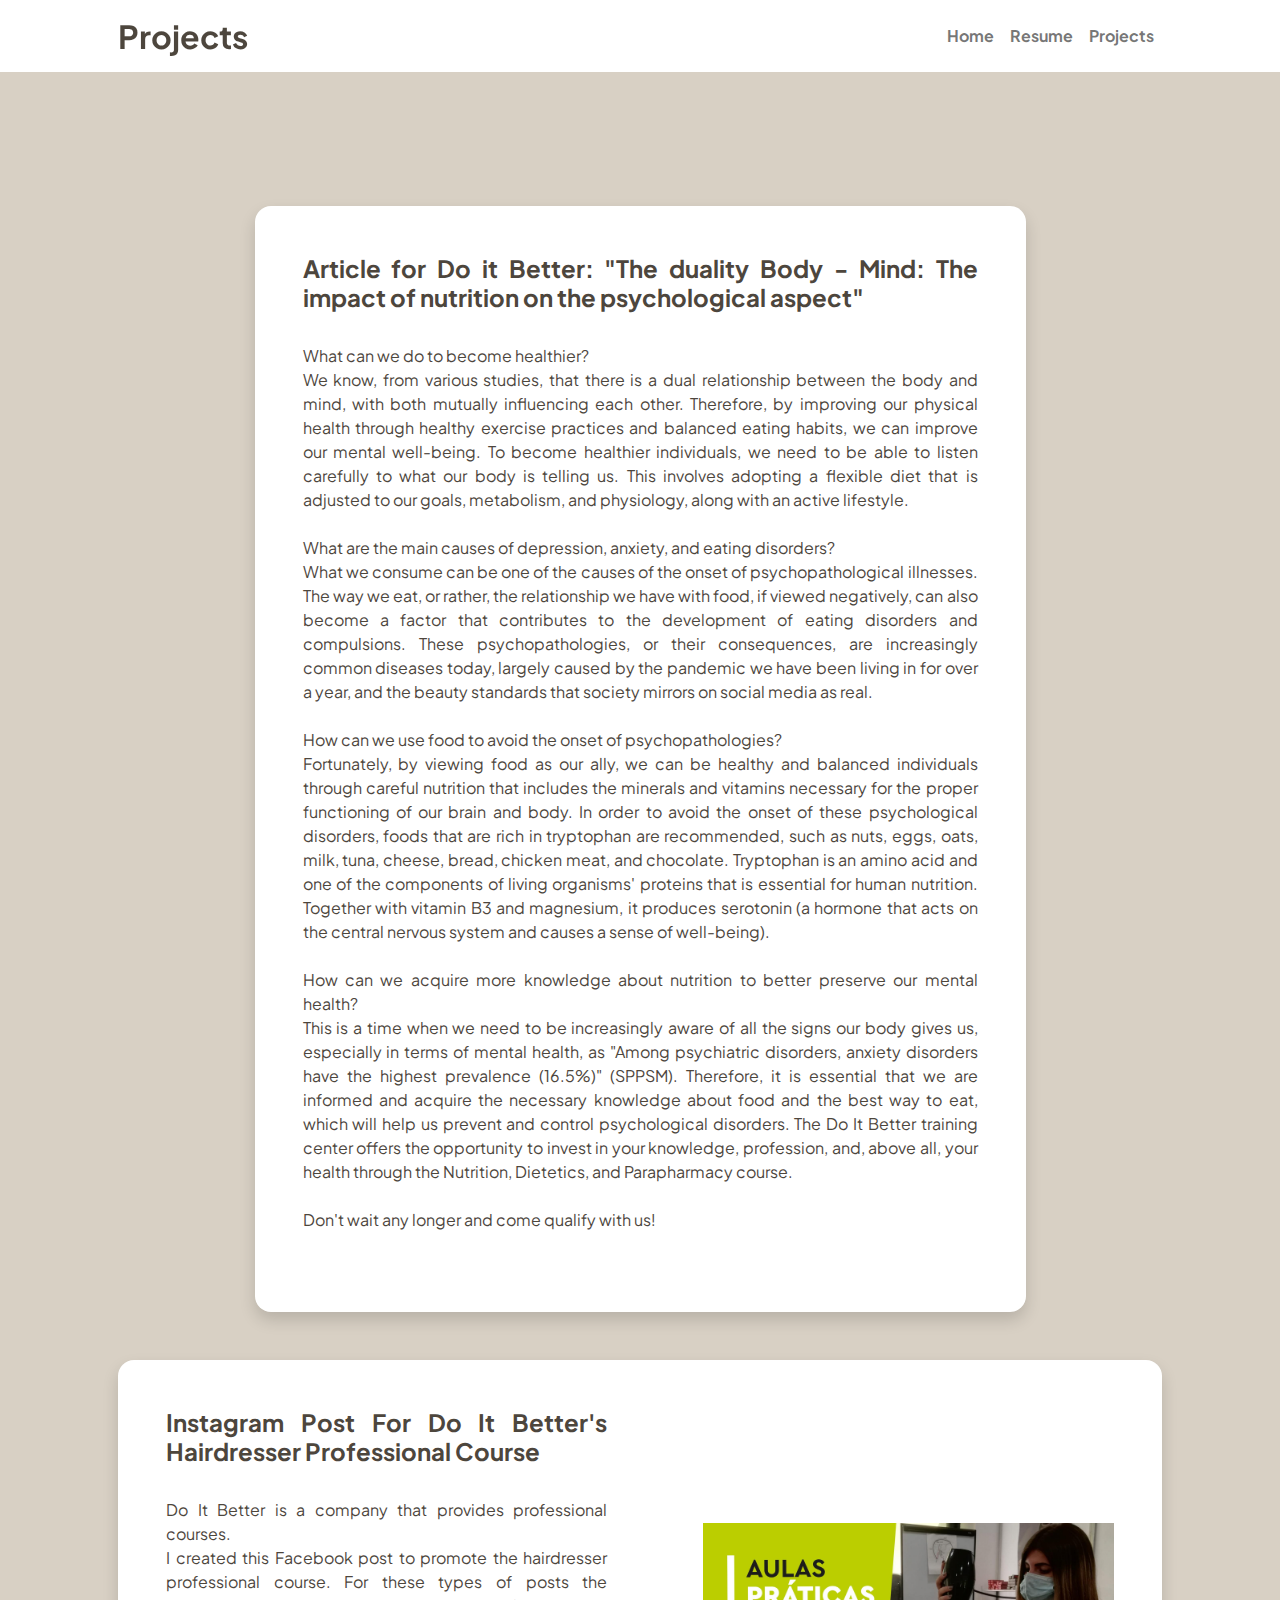
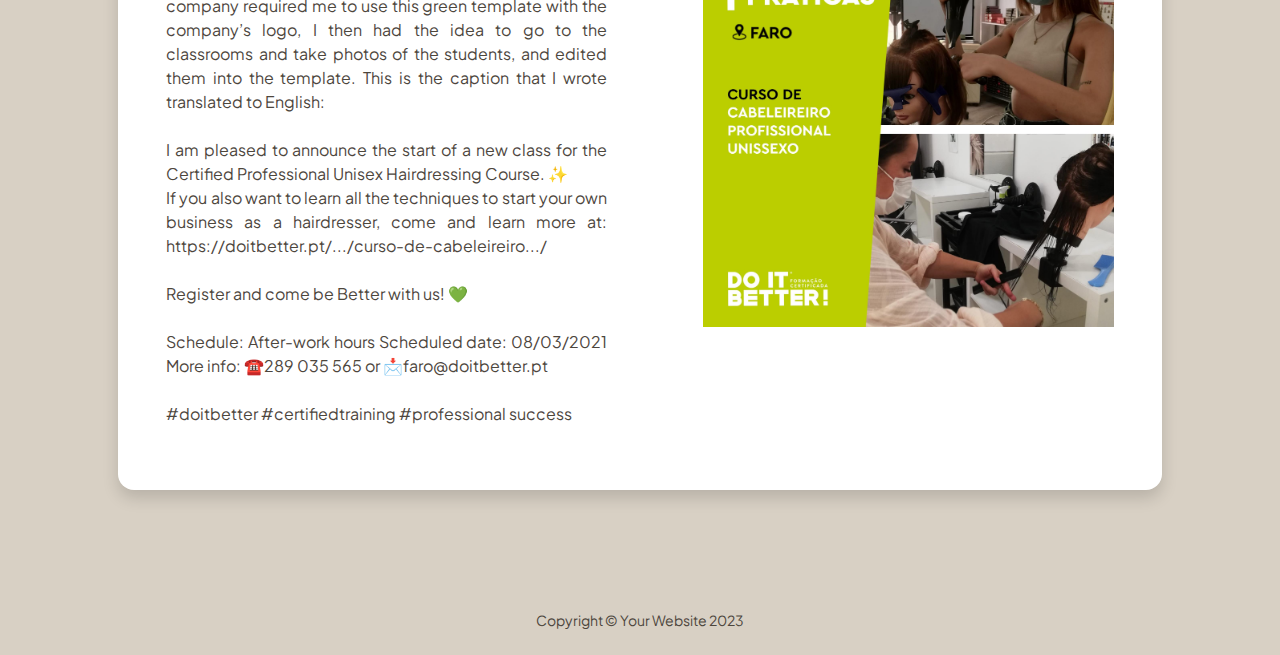
<file: projects.html>
<!DOCTYPE html>
<html lang="en">
    <head>
        <meta charset="utf-8" />
        <meta name="viewport" content="width=device-width, initial-scale=1, shrink-to-fit=no" />
        <meta name="description" content="" />
        <meta name="author" content="" />
        <title>Eunice's Portfolio</title>
        <!-- Favicon-->
        <link rel="icon" type="image/x-icon" href="assets/favicon.ico" />
        <!-- Custom Google font-->
        <link rel="preconnect" href="https://fonts.googleapis.com" />
        <link rel="preconnect" href="https://fonts.gstatic.com" crossorigin />
        <link href="https://fonts.googleapis.com/css2?family=Plus+Jakarta+Sans:wght@100;200;300;400;500;600;700;800;900&amp;display=swap" rel="stylesheet" />
        <!-- Bootstrap icons-->
        <link href="https://cdn.jsdelivr.net/npm/bootstrap-icons@1.8.1/font/bootstrap-icons.css" rel="stylesheet" />
        <!-- Core theme CSS (includes Bootstrap)-->
        <link href="css/styles.css" rel="stylesheet" />
    </head>
    <body class="d-flex flex-column h-100 .bg-light">
        <main class="flex-shrink-0">
            <!-- Navigation-->
            <nav class="navbar navbar-expand-lg navbar-light bg-white py-3">
                <div class="container px-5">
                    <h1 class="display-5 fw-bolder mb-0"><span class="text-gradient d-inline">Projects</span></h1>
                    <button class="navbar-toggler" type="button" data-bs-toggle="collapse" data-bs-target="#navbarSupportedContent" aria-controls="navbarSupportedContent" aria-expanded="false" aria-label="Toggle navigation"><span class="navbar-toggler-icon"></span></button>
                    <div class="collapse navbar-collapse" id="navbarSupportedContent">
                        <ul class="navbar-nav ms-auto mb-2 mb-lg-0 small fw-bolder">
                            <li class="nav-item"><a class="nav-link" href="index.html">Home</a></li>
                            <li class="nav-item"><a class="nav-link" href="resume.html">Resume</a></li>
                            <li class="nav-item"><a class="nav-link" href="projects.html">Projects</a></li>
                            
                        </ul>
                    </div>
                </div>
            </nav>
            <!-- Projects Section-->
            <section class="py-5">
                <div class="container px-5 mb-5">
                    <div class="text-center mb-5">
                        <h1 class="display-5 fw-bolder mb-0"><span class="text-gradient d-inline">Projects</span></h1>
                    </div>
                    <div class="row gx-5 justify-content-center">
                        <div class="col-lg-11 col-xl-9 col-xxl-8">
                            <!-- Project Card 1-->
                            <div class="card overflow-hidden shadow rounded-4 border-0 mb-5">
                                <div class="card-body p-0">
                                    <div class="d-flex align-items-center">
                                        <div class="p-5">
                                            <h2 class="fw-bolder">Article for Do it Better: "The duality Body - Mind: The impact of nutrition on the psychological aspect"</h2>
                                            <p>
                                                <br>
                                                What can we do to become healthier?
                                                <br>
                                                
                                                We know, from various studies, that there is a dual relationship between the body and mind, with both mutually influencing each other. Therefore, by improving our physical health through healthy exercise practices and balanced eating habits, we can improve our mental well-being. To become healthier individuals, we need to be able to listen carefully to what our body is telling us. This involves adopting a flexible diet that is adjusted to our goals, metabolism, and physiology, along with an active lifestyle.
                                                <br>
                                                <br>
                                                What are the main causes of depression, anxiety, and eating disorders?
                                                <br>
                                                
                                                What we consume can be one of the causes of the onset of psychopathological illnesses. The way we eat, or rather, the relationship we have with food, if viewed negatively, can also become a factor that contributes to the development of eating disorders and compulsions. These psychopathologies, or their consequences, are increasingly common diseases today, largely caused by the pandemic we have been living in for over a year, and the beauty standards that society mirrors on social media as real.
                                                <br>
                                                <br>
                                                How can we use food to avoid the onset of psychopathologies?
                                                <br>
                                                
                                                Fortunately, by viewing food as our ally, we can be healthy and balanced individuals through careful nutrition that includes the minerals and vitamins necessary for the proper functioning of our brain and body. In order to avoid the onset of these psychological disorders, foods that are rich in tryptophan are recommended, such as nuts, eggs, oats, milk, tuna, cheese, bread, chicken meat, and chocolate. Tryptophan is an amino acid and one of the components of living organisms' proteins that is essential for human nutrition. Together with vitamin B3 and magnesium, it produces serotonin (a hormone that acts on the central nervous system and causes a sense of well-being).
                                                <br>
                                                <br>
                                                How can we acquire more knowledge about nutrition to better preserve our mental health?
                                                <br>
                                                
                                                This is a time when we need to be increasingly aware of all the signs our body gives us, especially in terms of mental health, as "Among psychiatric disorders, anxiety disorders have the highest prevalence (16.5%)" (SPPSM). Therefore, it is essential that we are informed and acquire the necessary knowledge about food and the best way to eat, which will help us prevent and control psychological disorders. The Do It Better training center offers the opportunity to invest in your knowledge, profession, and, above all, your health through the Nutrition, Dietetics, and Parapharmacy course.
                                                <br>
                                                <br>
                                                Don't wait any longer and come qualify with us!
                                                <a href="../startbootstrap-personal-gh-pages/assets/Edit My Public Profile LinkedIn.htm">
                                                </a>

                                                </div>

                                                </div>
                                                </p>
                                        </div>
                                        
                                    </div>
                                </div>
                            </div>
                            <!-- Project Card 2-->
                            <div class="card overflow-hidden shadow rounded-4 border-0">
                                <div class="card-body p-0">
                                    <div class="d-flex align-items-center">
                                        <div class="p-5">
                                            <h2 class="fw-bolder">Instagram Post For Do It Better's Hairdresser Professional Course</h2>
                                            <p>
                                                <br>
                                                Do It Better is a company that provides professional courses. 
                                                <br>
                                                I created this Facebook post to promote the hairdresser professional course. For these types of posts the company required me to use this green template with the company’s logo, I then had the idea to go to the classrooms and take photos of the students, and edited them into the template. This is the caption that I wrote translated to English: 
                                                <br>
                                                <br>
                                                I am pleased to announce the start of a new class for the Certified Professional Unisex Hairdressing Course. ✨
                                                <br>
                                                If you also want to learn all the techniques to start your own business as a hairdresser, come and learn more at:
                                                https://doitbetter.pt/.../curso-de-cabeleireiro.../
                                                <br>
                                                <br>
                                                Register and come be Better with us! 💚
                                                <br>
                                                <br>
                                                Schedule: After-work hours
                                                Scheduled date: 08/03/2021
                                                More info: ☎️289 035 565 or 📩faro@doitbetter.pt
                                                <br>
                                                <br>
                                                #doitbetter #certifiedtraining #professional success
                                                </p>
                                        </div>
                                        <img class="photo" src="assets/THIS IMAGE.jpg" alt="...">
                                    </div>
                                </div>
                            </div>
                        </div>
                    </div>
                </div>
            </section>
           
        <!-- Footer-->
        <footer class="bg-white py-4 mt-auto">
            <div class="container px-5">
                <div class="row align-items-center center-content flex-column ">
                    <div class="col-auto"><div class="small m-0">Copyright &copy; Your Website 2023</div></div>
                    <div class="col-auto">
                    </div>
                </div>
            </div>
        </footer>
        <!-- Bootstrap core JS-->
        <script src="https://cdn.jsdelivr.net/npm/bootstrap@5.2.3/dist/js/bootstrap.bundle.min.js"></script>
        <!-- Core theme JS-->
        <script src="js/scripts.js"></script>
    </body>
</html>
</file>
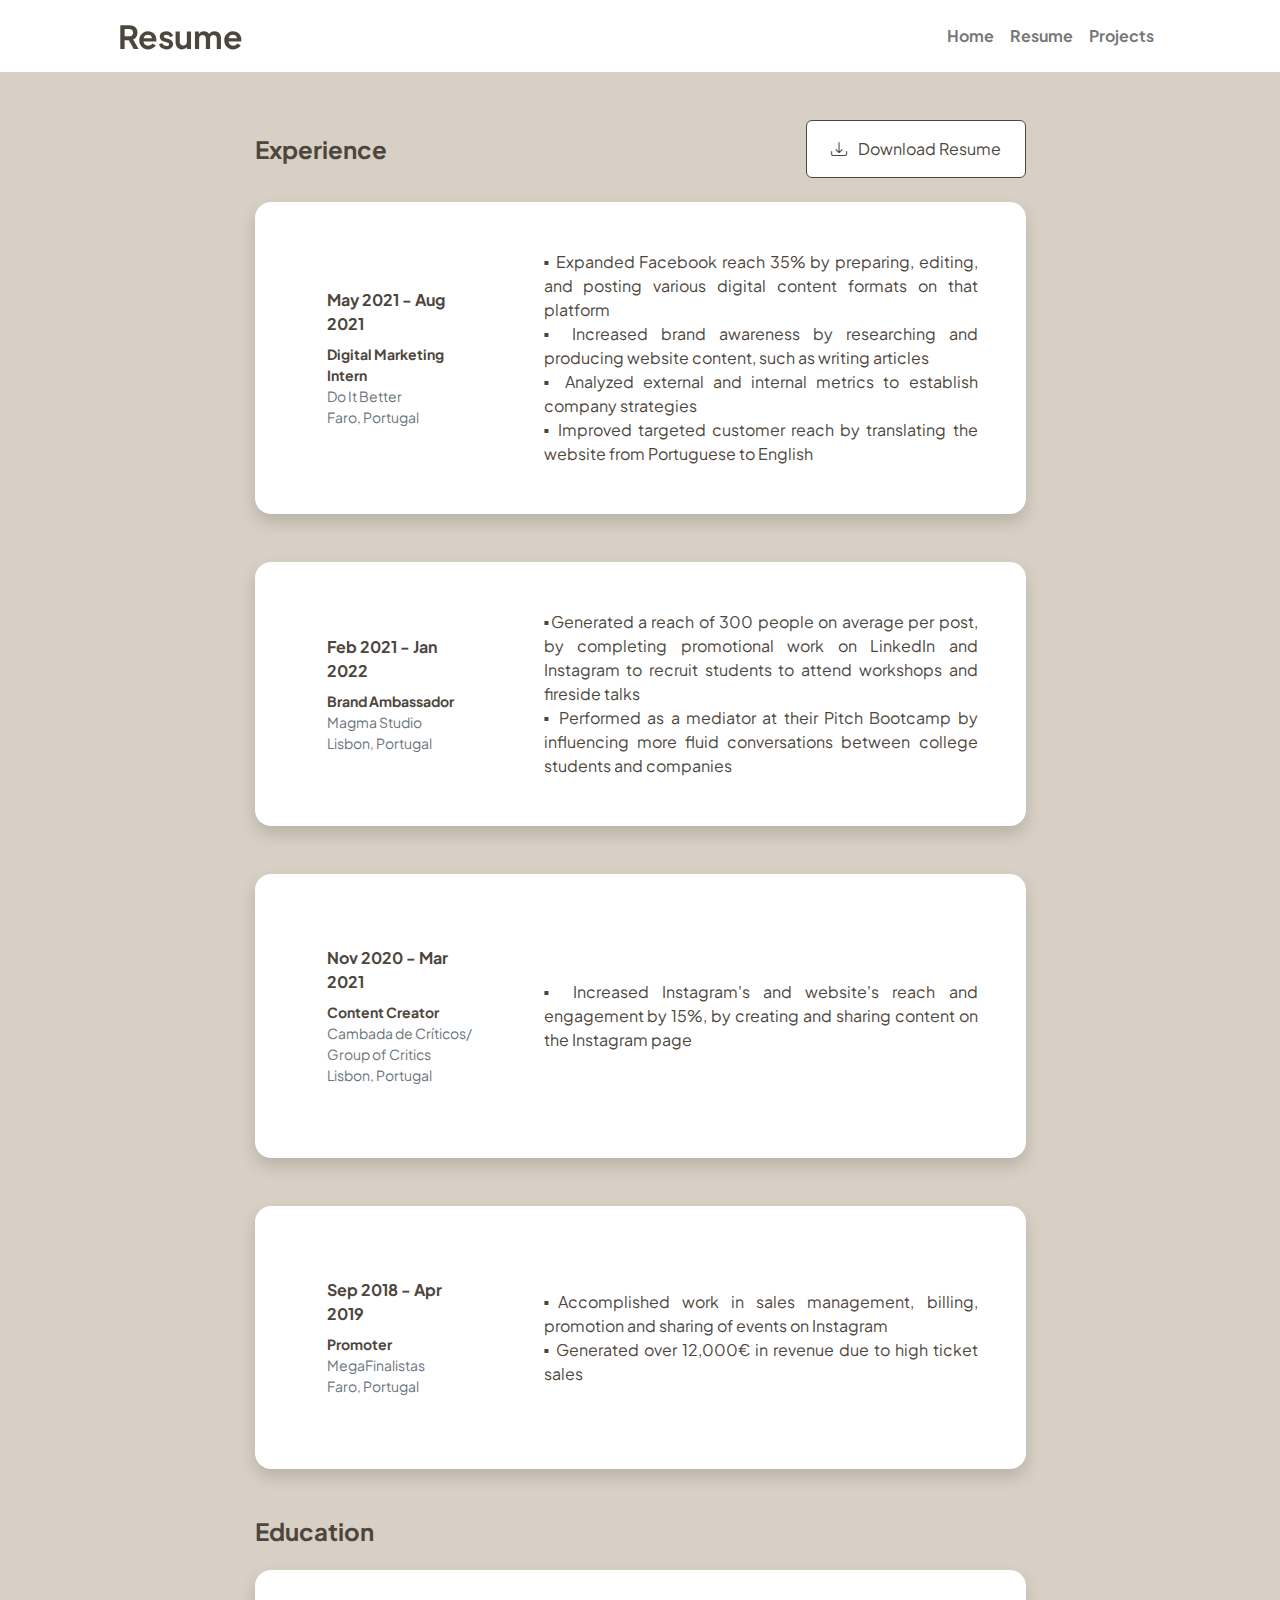
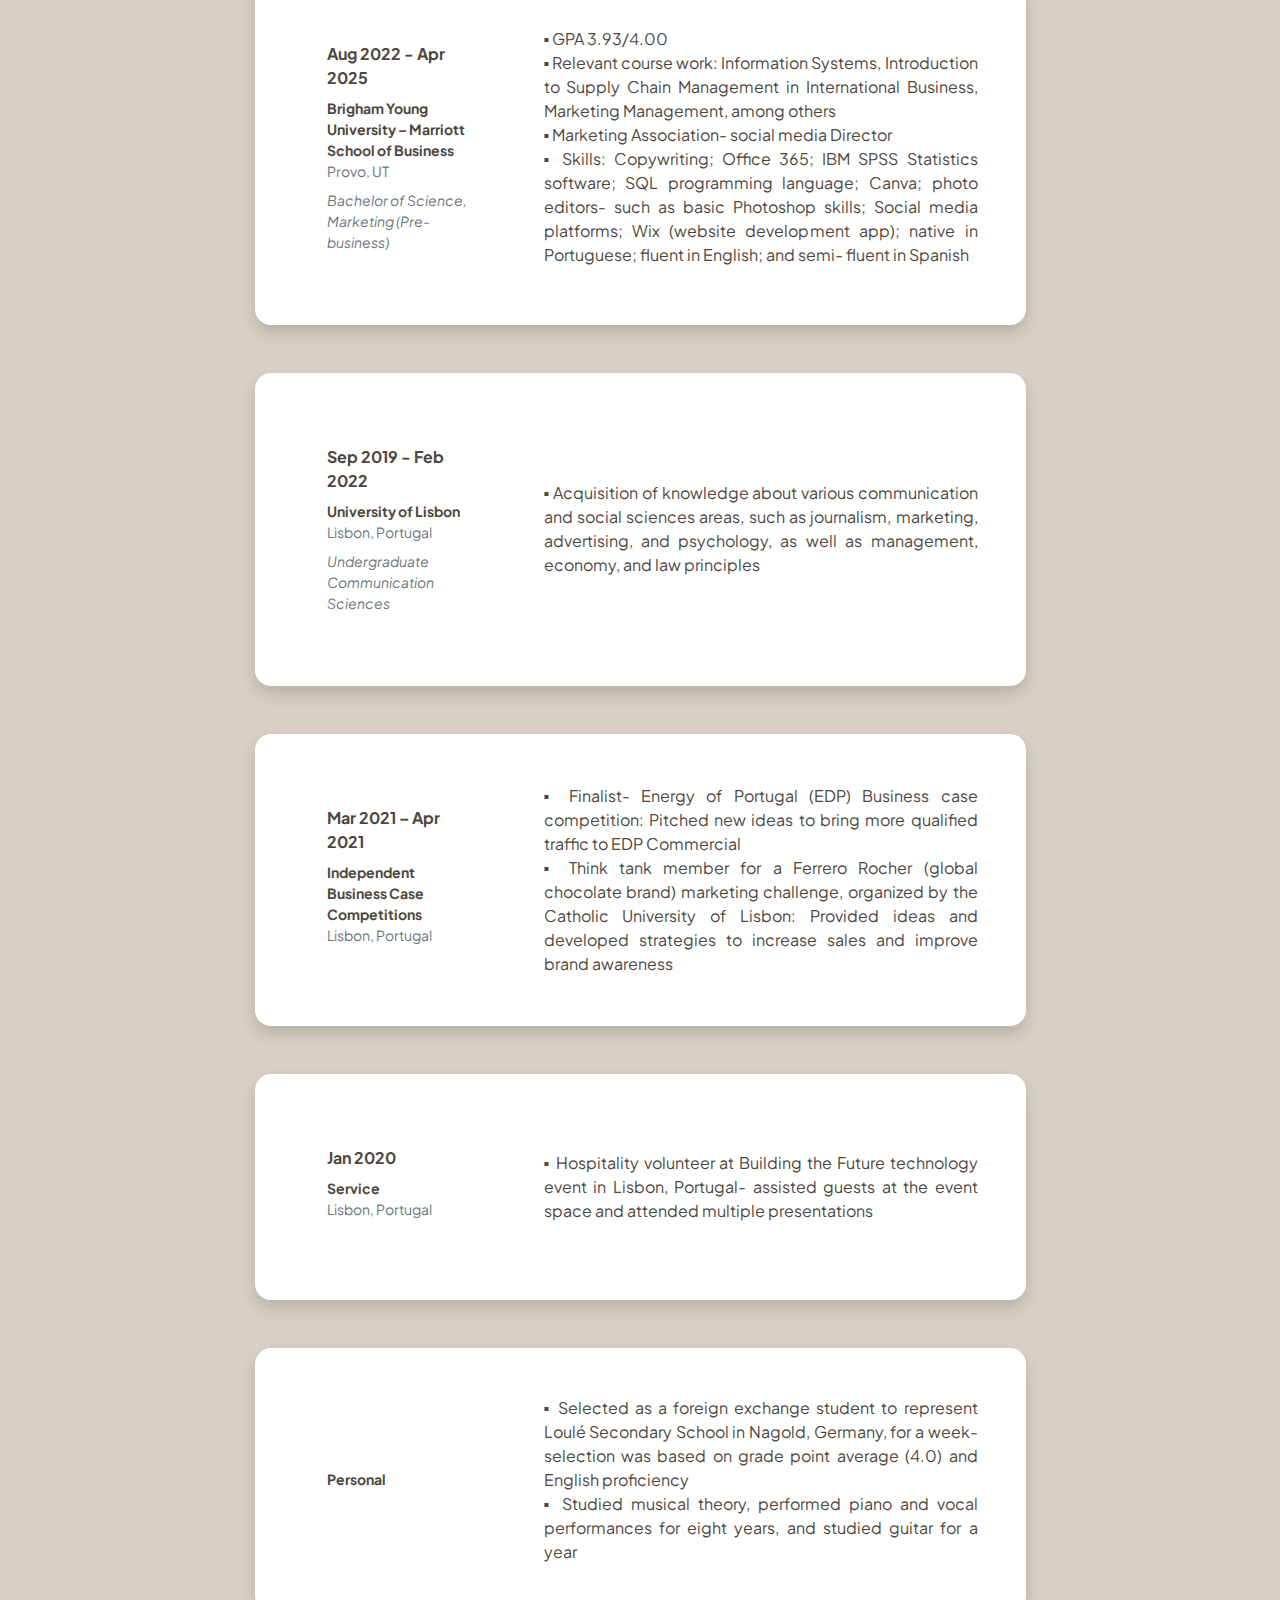
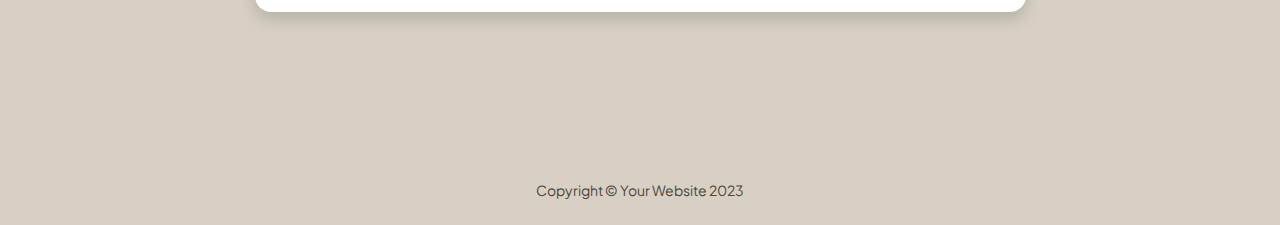
<file: resume.html>
<!DOCTYPE html>
<html lang="en">
    <head>
        <meta charset="utf-8" />
        <meta name="viewport" content="width=device-width, initial-scale=1, shrink-to-fit=no" />
        <meta name="description" content="" />
        <meta name="author" content="" />
        <title>Eunice's Portfolio</title>
        <!-- Favicon-->
        <link rel="icon" type="image/x-icon" href="assets/favicon.ico" />
        <!-- Custom Google font-->
        <link rel="preconnect" href="https://fonts.googleapis.com" />
        <link rel="preconnect" href="https://fonts.gstatic.com" crossorigin />
        <link href="https://fonts.googleapis.com/css2?family=Plus+Jakarta+Sans:wght@100;200;300;400;500;600;700;800;900&amp;display=swap" rel="stylesheet" />
        <!-- Bootstrap icons-->
        <link href="https://cdn.jsdelivr.net/npm/bootstrap-icons@1.8.1/font/bootstrap-icons.css" rel="stylesheet" />
        <!-- Core theme CSS (includes Bootstrap)-->
        <link href="css/styles.css" rel="stylesheet" />
    </head>
    <body class="d-flex flex-column h-100 .bg-light">
        <main class="flex-shrink-0">
            <!-- Navigation-->
            <nav class="navbar navbar-expand-lg navbar-light bg-white py-3">
                <div class="container px-5">
                    <h1 class="display-5 fw-bolder mb-0"><span class="text-gradient d-inline">Resume</span></h1>
                    <button class="navbar-toggler" type="button" data-bs-toggle="collapse" data-bs-target="#navbarSupportedContent" aria-controls="navbarSupportedContent" aria-expanded="false" aria-label="Toggle navigation"><span class="navbar-toggler-icon"></span></button>
                    <div class="collapse navbar-collapse" id="navbarSupportedContent">
                        <ul class="navbar-nav ms-auto mb-2 mb-lg-0 small fw-bolder">
                            <li class="nav-item"><a class="nav-link" href="index.html">Home</a></li>
                            <li class="nav-item"><a class="nav-link" href="resume.html">Resume</a></li>
                            <li class="nav-item"><a class="nav-link" href="projects.html">Projects</a></li>
                            
                        </ul>
                    </div>
                </div>
            </nav>
            <!-- Page Content-->
            <div class="container px-5 my-5">
                <div class="text-center mb-5">
                  
                </div>
                <div class="row gx-5 justify-content-center">
                    <div class="col-lg-11 col-xl-9 col-xxl-8">
                        <!-- Experience Section-->
                        <section>
                            <div class="d-flex align-items-center justify-content-between mb-4">
                                <h2 class="text-primary fw-bolder mb-0">Experience</h2>
                                <!-- Download resume button-->
                                <!-- Note: Set the link href target to a PDF file within your project-->
                                <a class="btn btn-primary px-4 py-3" href="assets/Eunice Fonseca Resume.pdf">
                                    <div class="d-inline-block bi bi-download me-2"></div>
                                    Download Resume
                                </a>
                            </div>
                            <!-- Experience Card 1-->
                            <div class="card shadow border-0 rounded-4 mb-5">
                                <div class="card-body p-5">
                                    <div class="row align-items-center gx-5">
                                        <div class="col text-center text-lg-start mb-4 mb-lg-0">
                                            <div class=".bg-light p-4 rounded-4">
                                                <div class="text-primary fw-bolder mb-2">May 2021 - Aug 2021</div>
                                                <div class="small fw-bolder">Digital Marketing Intern</div>
                                                <div class="small text-muted">Do It Better</div>
                                                <div class="small text-muted">Faro, Portugal</div>
                                            </div>
                                        </div>
                                        <div class="col-lg-8"><div>▪ Expanded Facebook reach 35% by preparing, editing, and posting various digital content formats on that platform
                                            <br>
                                            ▪ Increased brand awareness by researching and producing website content, such as writing articles
                                            <br>
                                            ▪ Analyzed external and internal metrics to establish company strategies
                                         <br>
                                            ▪ Improved targeted customer reach by translating the website from Portuguese to English</div></div>
                                    </div>
                                </div>
                            </div>
                            <!-- Experience Card 2-->
                            <div class="card shadow border-0 rounded-4 mb-5">
                                <div class="card-body p-5">
                                    <div class="row align-items-center gx-5">
                                        <div class="col text-center text-lg-start mb-4 mb-lg-0">
                                            <div class=".bg-light p-4 rounded-4">
                                                <div class="text-primary fw-bolder mb-2">Feb 2021 - Jan 2022</div>
                                                <div class="small fw-bolder">Brand Ambassador</div>
                                                <div class="small text-muted">Magma Studio</div>
                                                <div class="small text-muted">Lisbon, Portugal</div>
                                            </div>
                                        </div>
                                        <div class="col-lg-8"><div>▪Generated a reach of 300 people on average per post, by completing promotional work on LinkedIn and Instagram to recruit students to attend workshops and fireside talks
                                            <br>
                                            ▪ Performed as a mediator at their Pitch Bootcamp by influencing more fluid conversations between college students and companies</div></div>
                                    </div>
                                </div>
                            </div>
                        </section>
                         <!-- Experience Card 3-->
                         <div class="card shadow border-0 rounded-4 mb-5">
                            <div class="card-body p-5">
                                <div class="row align-items-center gx-5">
                                    <div class="col text-center text-lg-start mb-4 mb-lg-0">
                                        <div class=".bg-light p-4 rounded-4">
                                            <div class="text-primary fw-bolder mb-2">Nov 2020 - Mar 2021</div>
                                            <div class="small fw-bolder">Content Creator</div>
                                            <div class="small text-muted">Cambada de Críticos/ Group of Critics</div>
                                            <div class="small text-muted">Lisbon, Portugal</div>
                                        </div>
                                    </div>
                                    <div class="col-lg-8"><div>▪ Increased Instagram's and website's reach and engagement by 15%, by creating and sharing content on the Instagram page</div></div>
                                </div>
                            </div>
                        </div>
                        <!-- Experience Card 4-->
                        <div class="card shadow border-0 rounded-4 mb-5">
                            <div class="card-body p-5">
                                <div class="row align-items-center gx-5">
                                    <div class="col text-center text-lg-start mb-4 mb-lg-0">
                                        <div class=".bg-light p-4 rounded-4">
                                            <div class="text-primary fw-bolder mb-2">Sep 2018 - Apr 2019</div>
                                            <div class="small fw-bolder">Promoter</div>
                                            <div class="small text-muted">MegaFinalistas</div>
                                            <div class="small text-muted">Faro, Portugal</div>
                                        </div>
                                    </div>
                                    <div class="col-lg-8"><div>▪Accomplished work in sales management, billing, promotion and sharing of events on Instagram
                                        <br>
                                        ▪ Generated over 12,000€ in revenue due to high ticket sales</div></div>
                                </div>
                            </div>
                        </div>
                    </section>
                        <!-- Education Section-->
                        <section>
                            <h2 class="text-secondary fw-bolder mb-4">Education</h2>
                            <!-- Education Card 1-->
                            <div class="card shadow border-0 rounded-4 mb-5">
                                <div class="card-body p-5">
                                    <div class="row align-items-center gx-5">
                                        <div class="col text-center text-lg-start mb-4 mb-lg-0">
                                            <div class=".bg-light p-4 rounded-4">
                                                <div class="text-secondary fw-bolder mb-2">Aug 2022 - Apr 2025</div>
                                                <div class="mb-2">
                                                    <div class="small fw-bolder">Brigham Young University – Marriott School of Business</div>
                                                    <div class="small text-muted">Provo, UT</div>
                                                </div>
                                                <div class="fst-italic">
                                                    <div class="small text-muted">Bachelor of Science, Marketing (Pre-business)</div>
                                                    
                                                </div>
                                            </div>
                                        </div>
                                        <div class="col-lg-8"><div>▪ GPA 3.93/4.00
                                            <br>
                                            ▪ Relevant course work: Information Systems, Introduction to Supply Chain Management in International Business, Marketing
                                            Management, among others 
                                            <br>
                                            ▪ Marketing Association- social media Director
                                            <br>
                                            ▪ Skills: Copywriting; Office 365; IBM SPSS Statistics software; SQL programming language; Canva; photo editors- such as basic
                                            Photoshop skills; Social media platforms; Wix (website development app); native in Portuguese; fluent in English; and semi-
                                            fluent in Spanish</div></div>
                                    </div>
                                </div>
                            </div>
                            <!-- Education Card 2-->
                            <div class="card shadow border-0 rounded-4 mb-5">
                                <div class="card-body p-5">
                                    <div class="row align-items-center gx-5">
                                        <div class="col text-center text-lg-start mb-4 mb-lg-0">
                                            <div class=".bg-light p-4 rounded-4">
                                                <div class="text-secondary fw-bolder mb-2">Sep 2019 - Feb 2022</div>
                                                <div class="mb-2">
                                                    <div class="small fw-bolder">University of Lisbon</div>
                                                    <div class="small text-muted">Lisbon, Portugal</div>
                                                </div>
                                                <div class="fst-italic">
                                                    <div class="small text-muted">Undergraduate</div>
                                                    <div class="small text-muted">Communication Sciences</div>
                                                </div>
                                            </div>
                                        </div>
                                        <div class="col-lg-8"><div>▪ Acquisition of knowledge about various communication and social sciences areas, such as journalism, marketing, advertising,
                                            and psychology, as well as management, economy, and law principles</div></div>
                                    </div>
                                </div>
                            </div>
                              <!-- Education Card 1-->
                              <div class="card shadow border-0 rounded-4 mb-5">
                                <div class="card-body p-5">
                                    <div class="row align-items-center gx-5">
                                        <div class="col text-center text-lg-start mb-4 mb-lg-0">
                                            <div class=".bg-light p-4 rounded-4">
                                                <div class="text-secondary fw-bolder mb-2">Mar 2021 – Apr 2021</div>
                                                <div class="mb-2">
                                                    <div class="small fw-bolder">Independent Business Case Competitions</div>
                                                    <div class="small text-muted">Lisbon, Portugal</div>
                                                </div>
                                                <div class="fst-italic">
                                                    <div class="small text-muted"></div>
                                                    
                                                </div>
                                            </div>
                                        </div>
                                        <div class="col-lg-8"><div>▪ Finalist- Energy of Portugal (EDP) Business case competition: Pitched new ideas to bring more qualified traffic to EDP
                                            Commercial
                                            <br>
                                            ▪ Think tank member for a Ferrero Rocher (global chocolate brand) marketing challenge, organized by the Catholic University of
                                            Lisbon: Provided ideas and developed strategies to increase sales and improve brand awareness</div></div>
                                    </div>
                                </div>
                            </div>
                            <!-- Education Card 2-->
                            <div class="card shadow border-0 rounded-4 mb-5">
                                <div class="card-body p-5">
                                    <div class="row align-items-center gx-5">
                                        <div class="col text-center text-lg-start mb-4 mb-lg-0">
                                            <div class=".bg-light p-4 rounded-4">
                                                <div class="text-secondary fw-bolder mb-2">Jan 2020</div>
                                                <div class="mb-2">
                                                    <div class="small fw-bolder">Service</div>
                                                    <div class="small text-muted">Lisbon, Portugal</div>
                                                </div>
                                                <div class="fst-italic">
                                                    <div class="small text-muted"></div>
                                                    <div class="small text-muted"></div>
                                                </div>
                                            </div>
                                        </div>
                                        <div class="col-lg-8"><div>▪ Hospitality volunteer at Building the Future technology event in Lisbon, Portugal- assisted guests at the event space and attended
                                            multiple presentations</div></div>
                                    </div>
                                </div>
                            </div>
                            <!-- Education Card 2-->
                            <div class="card shadow border-0 rounded-4 mb-5">
                                <div class="card-body p-5">
                                    <div class="row align-items-center gx-5">
                                        <div class="col text-center text-lg-start mb-4 mb-lg-0">
                                            <div class=".bg-light p-4 rounded-4">
                                                <div class="text-secondary fw-bolder mb-2"></div>
                                                <div class="mb-2">
                                                    <div class="small fw-bolder">Personal</div>
                                                    <div class="small text-muted"></div>
                                                </div>
                                                <div class="fst-italic">
                                                    <div class="small text-muted"></div>
                                                    <div class="small text-muted"></div>
                                                </div>
                                            </div>
                                        </div>
                                        <div class="col-lg-8"><div>▪ Selected as a foreign exchange student to represent Loulé Secondary School in Nagold, Germany, for a week- selection was
                                            based on grade point average (4.0) and English proficiency
                                            <br>
                                            ▪ Studied musical theory, performed piano and vocal performances for eight years, and studied guitar for a year</div></div>
                                    </div>
                                </div>
                            </div>
                        </section>
                        <!-- Divider-->
                        <div class="pb-5"></div>
                       
                        </section>
                    </div>
                </div>
            </div>
        </main>
        <!-- Footer-->
        <footer class="bg-white py-4 mt-auto">
            <div class="container px-5">
                <div class="row align-items-center center-content flex-column ">
                    <div class="col-auto"><div class="small m-0">Copyright &copy; Your Website 2023</div></div>
                    <div class="col-auto">
                
                    </div>
                </div>
            </div>
        </footer>
        <!-- Bootstrap core JS-->
        <script src="https://cdn.jsdelivr.net/npm/bootstrap@5.2.3/dist/js/bootstrap.bundle.min.js"></script>
        <!-- Core theme JS-->
        <script src="js/scripts.js"></script>
    </body>
</html>
</file>
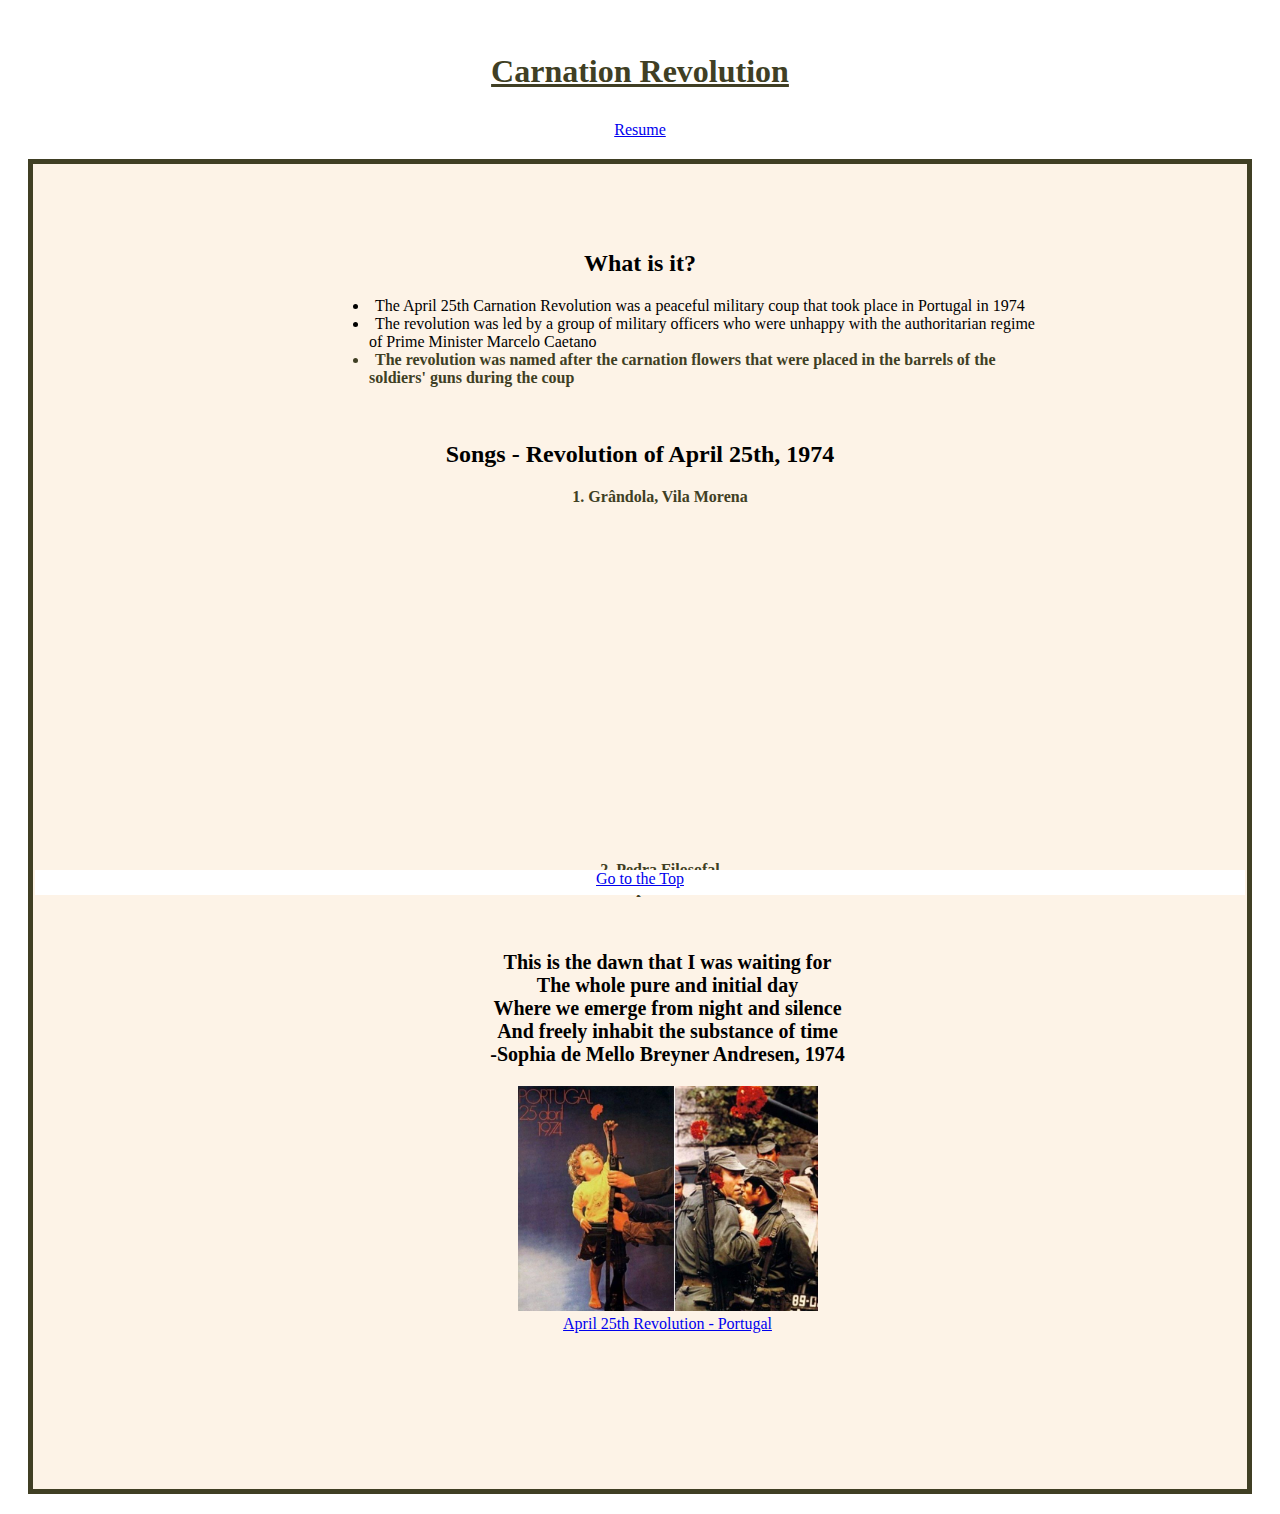
<file: scratch.html>
<!DOCTYPE html>
<html lang="en">
<head>
    <meta charset="UTF-8">
    <meta http-equiv="X-UA-Compatible" content="IE=edge">
    <meta name="viewport" content="width=device-width, initial-scale=1.0">
    <link rel="stylesheet" type="text/css" href="./styles/styles2.css">
    <title>April 25th Revolution - Portugal</title>
</head>
<body>
    <div class ="common header"><h1 id = "top">Carnation Revolution</h1></div>
    <li class="common"><a class="nav-link" href="index.html">Resume</a></li>

    
    <div class="common mainbody">
<br>
<br>
    <h2>What is it?</h2>
    <ul>
        <li class="left">The April 25th Carnation Revolution was a peaceful military coup that took place in Portugal in 1974</li>
        <li class="left">The revolution was led by a group of military officers who were unhappy with the authoritarian regime
        <br>&nbsp;&nbsp;&nbsp;&nbsp;of Prime Minister Marcelo Caetano</li>
        <li class="left emphasizedText">The revolution was named after the carnation flowers that were placed in the barrels of the 
        <br>&nbsp;&nbsp;&nbsp;&nbsp;soldiers' guns during the coup</li>
    </ul>
    <br>
    <h2>Songs - Revolution of April 25th, 1974</h2>
    <ol>
        <li class="common emphasizedText" >Grândola, Vila Morena</li>
            <br>
            <br> 
            <iframe width="560" height="315" src="https://www.youtube.com/embed/gaLWqy4e7ls" title="YouTube video player" frameborder="0" allow="accelerometer; autoplay; clipboard-write; encrypted-media; gyroscope; picture-in-picture; web-share" allowfullscreen></iframe>

    
        <li class="common emphasizedText" >Pedra Filosofal</li>
        <li class="common emphasizedText" >E Depois Do Adeus</li>
       
    
    </ol>

    <br>
    <p class="right"> This is the dawn that I was waiting for
        <br>
    The whole pure and initial day
        <br>
        Where we emerge from night and silence
        <br>
        And freely inhabit the substance of time
        <br>
        -Sophia de Mello Breyner Andresen, 1974</p>
    <img class="right" src="./images/carnation revolution.jpg" alt="Carnation Revolution" width="300">
    <br>
    <a class="right" href="html/April 25th Revolution - Portugal.com.htm">April 25th Revolution - Portugal</a>
    <br>
    <br>
    <div class='tableauPlaceholder' id='viz1682483171599' style='position: relative'><noscript><a href='#'><img alt='Is Your County Obese?                            Select your county to see how it compares with other counties in the country                         ' src='https:&#47;&#47;public.tableau.com&#47;static&#47;images&#47;Ta&#47;Tableau-EunicesWebsite&#47;Obesity&#47;1_rss.png' style='border: none' /></a></noscript><object class='tableauViz'  style='display:none;'><param name='host_url' value='https%3A%2F%2Fpublic.tableau.com%2F' /> <param name='embed_code_version' value='3' /> <param name='site_root' value='' /><param name='name' value='Tableau-EunicesWebsite&#47;Obesity' /><param name='tabs' value='no' /><param name='toolbar' value='yes' /><param name='static_image' value='https:&#47;&#47;public.tableau.com&#47;static&#47;images&#47;Ta&#47;Tableau-EunicesWebsite&#47;Obesity&#47;1.png' /> <param name='animate_transition' value='yes' /><param name='display_static_image' value='yes' /><param name='display_spinner' value='yes' /><param name='display_overlay' value='yes' /><param name='display_count' value='yes' /><param name='language' value='en-US' /><param name='filter' value='publish=yes' /></object></div>                <script type='text/javascript'>                    var divElement = document.getElementById('viz1682483171599');                    var vizElement = divElement.getElementsByTagName('object')[0];                    if ( divElement.offsetWidth > 800 ) { vizElement.style.width='100%';vizElement.style.height=(divElement.offsetWidth*0.75)+'px';} else if ( divElement.offsetWidth > 500 ) { vizElement.style.width='100%';vizElement.style.height=(divElement.offsetWidth*0.75)+'px';} else { vizElement.style.width='100%';vizElement.style.height='827px';}                     var scriptElement = document.createElement('script');                    scriptElement.src = 'https://public.tableau.com/javascripts/api/viz_v1.js';                    vizElement.parentNode.insertBefore(scriptElement, vizElement);                </script>
    <br>
    <br>
    <br>
    <br>
    <br>
    <br>
</div>
<div class ="common footer"><a href="#top">Go to the Top</a>


</div>

</body>
</html>
</file>
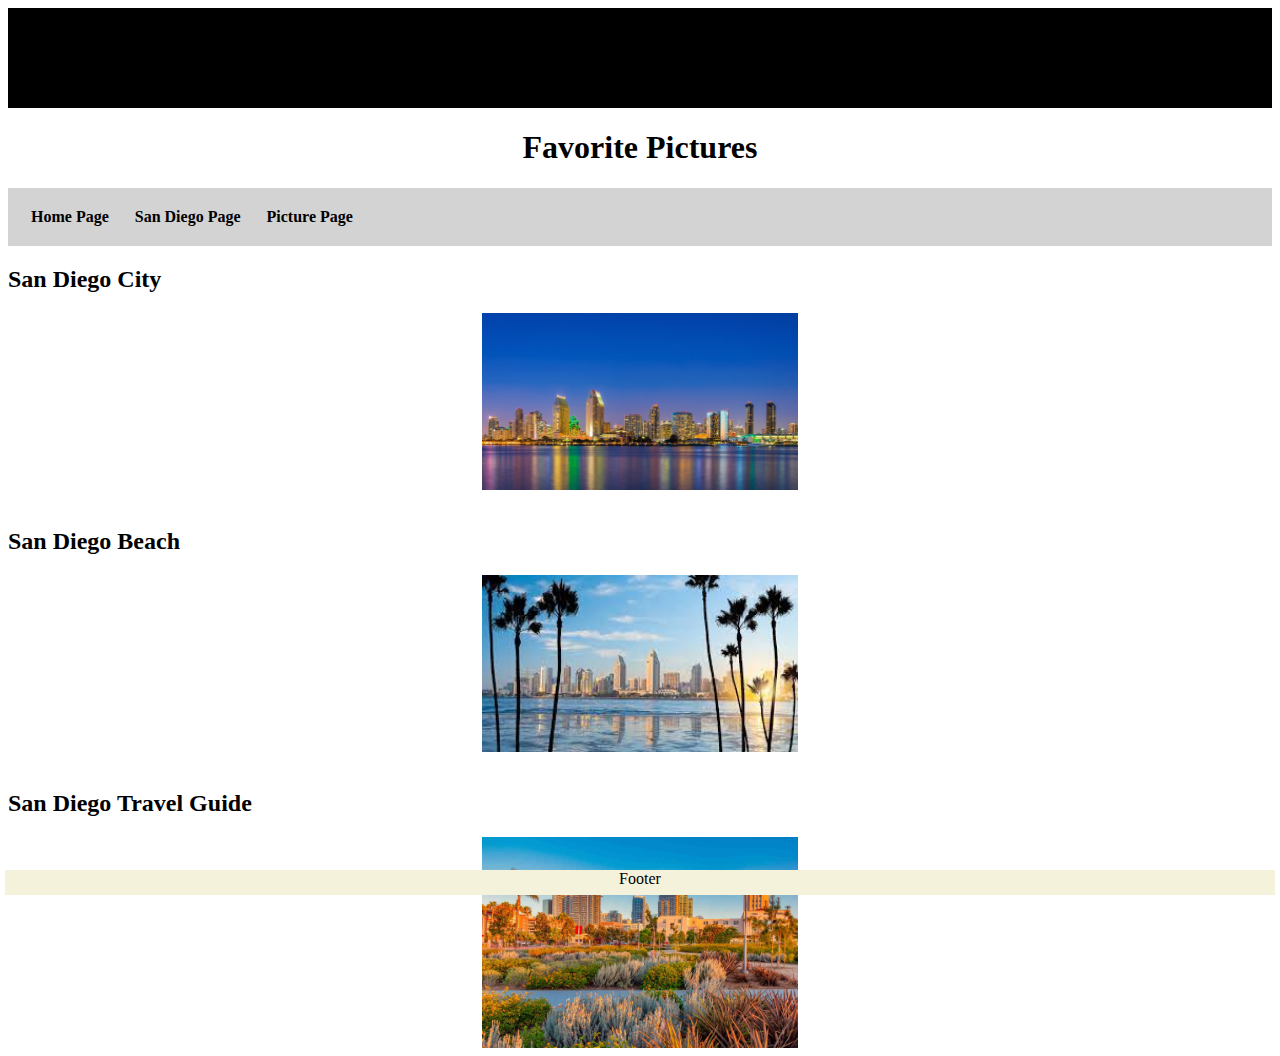
<file: html/picturepage.html>
<!DOCTYPE html>
<html lang="en">
<head>
    <meta charset="UTF-8">
    <meta http-equiv="X-UA-Compatible" content="IE=edge">
    <meta name="viewport" content="width=device-width, initial-scale=1.0">
    <title>Document</title>
    <link rel="stylesheet" type="text/css" href="../styles/picturesstyles.css">
</head>
<body>
<div class ="common header"></div>
    <h1 style="text-align: center;">Favorite Pictures</h1>
    </div>
    <nav class="common">
        <a href="../index.html">Home Page</a>
        <a href="../html/sanDiegoinfo.html">San Diego Page</a>
        <a href="#">Picture Page</a>
        </nav>
    <div class ="common mainbody"></div>
    <h2>San Diego City</h2>
    <img src="../images/Sandiegocity.jpg" alt="San Diego City">
    <br>
    <h2>San Diego Beach</h2>
    <img src="../images/Sandiegobeach.jpeg" alt="San Diego Beach">
    <br>
    <h2>San Diego Travel Guide</h2>
    <img src="../images/sandiegotravelguide.jpg" alt="San Diego Travel Guide">
    <div class ="common footer">Footer</div>
</body>
</html>
</file>
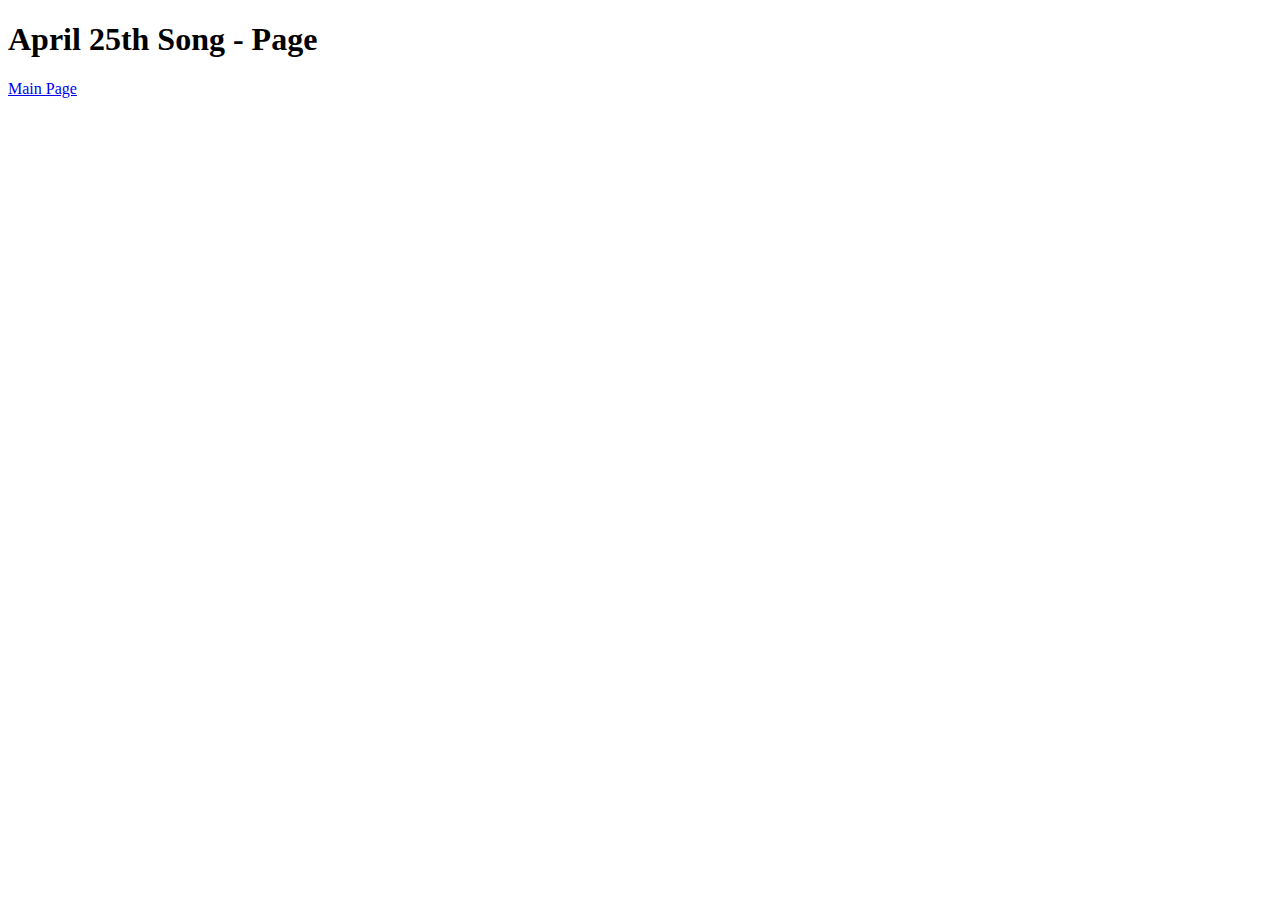
<file: html/sanDiegoinfo.html>
<!DOCTYPE html>
<html lang="en">
<head>
    <meta charset="UTF-8">
    <meta http-equiv="X-UA-Compatible" content="IE=edge">
    <meta name="viewport" content="width=device-width, initial-scale=1.0">
    <title>April 25th Song - Page</title>
</head>
<body>
<h1>April 25th Song - Page</h1>
<a href="../index.html">Main Page</a>
</body>
</html>
</file>
<file: styles/styles2.css>
.common{
    text-align:center;
    font-family: 'Times New Roman', Times, serif;
}

.left{
    padding-left: 250px;
    text-align:justify;

}

.right{
    padding-left: 55px;
    text-align:center;
}

p{
    font-weight: bold;
    font-size: 20px;
}

.header{
    height: 100px;
    background-color: #ffffff;
    color: #403F24;
    line-height: 100px;
}

#top{
    text-decoration: underline;
    color: #403F24
}

.emphasizedText{
    color:#403F24;
    font-weight: bold;
}

.mainbody{
    background-color: #FDF3E7;
    font-family:'Times New Roman', Times, serif;
    border: 5px solid #403F24;
    margin: 20px;
    padding: 30px;
}
.footer{
    background-color: #ffffff;
    color: #403F24;
    height: 25px;
    position: fixed;
    bottom: 5px;
    right: 35px;
    left: 35px;
}

ol{
    list-style-position: inside;
    text-align: center;
}
ul{
    list-style-position: inside;
    text-align:center;
}
</file>
<file: styles/picturesstyles.css>
.common{
    text-align: center;
    font-family: 'Times New Roman', Times, serif;
}

.header{
    height: 100px;
    background-color: black;
    color: white;
    line-height: 100px;
}
.mainbody{
    background-color: blanchedalmond;
}

.footer{
    background-color: rgb(245, 242, 220);
    color: black;
    height: 25px;
    position: fixed;
    bottom: 5px;
    right: 5px;
    left: 5px;
}
img{
    display:block;
    margin-left: auto;
    margin-right: auto;
    width: 25%;
}

nav{
    background-color: lightgray;
    padding:10px;
    overflow: hidden;
}

nav a {
    float: left;
    color: black;
    padding:10px 13px;
    text-decoration: none;
    font-size: 16px;
    font-weight: bold;
}

nav a:hover{
    background-color: #ccc;
}
h1{
    text-align: center;
}
</file>
